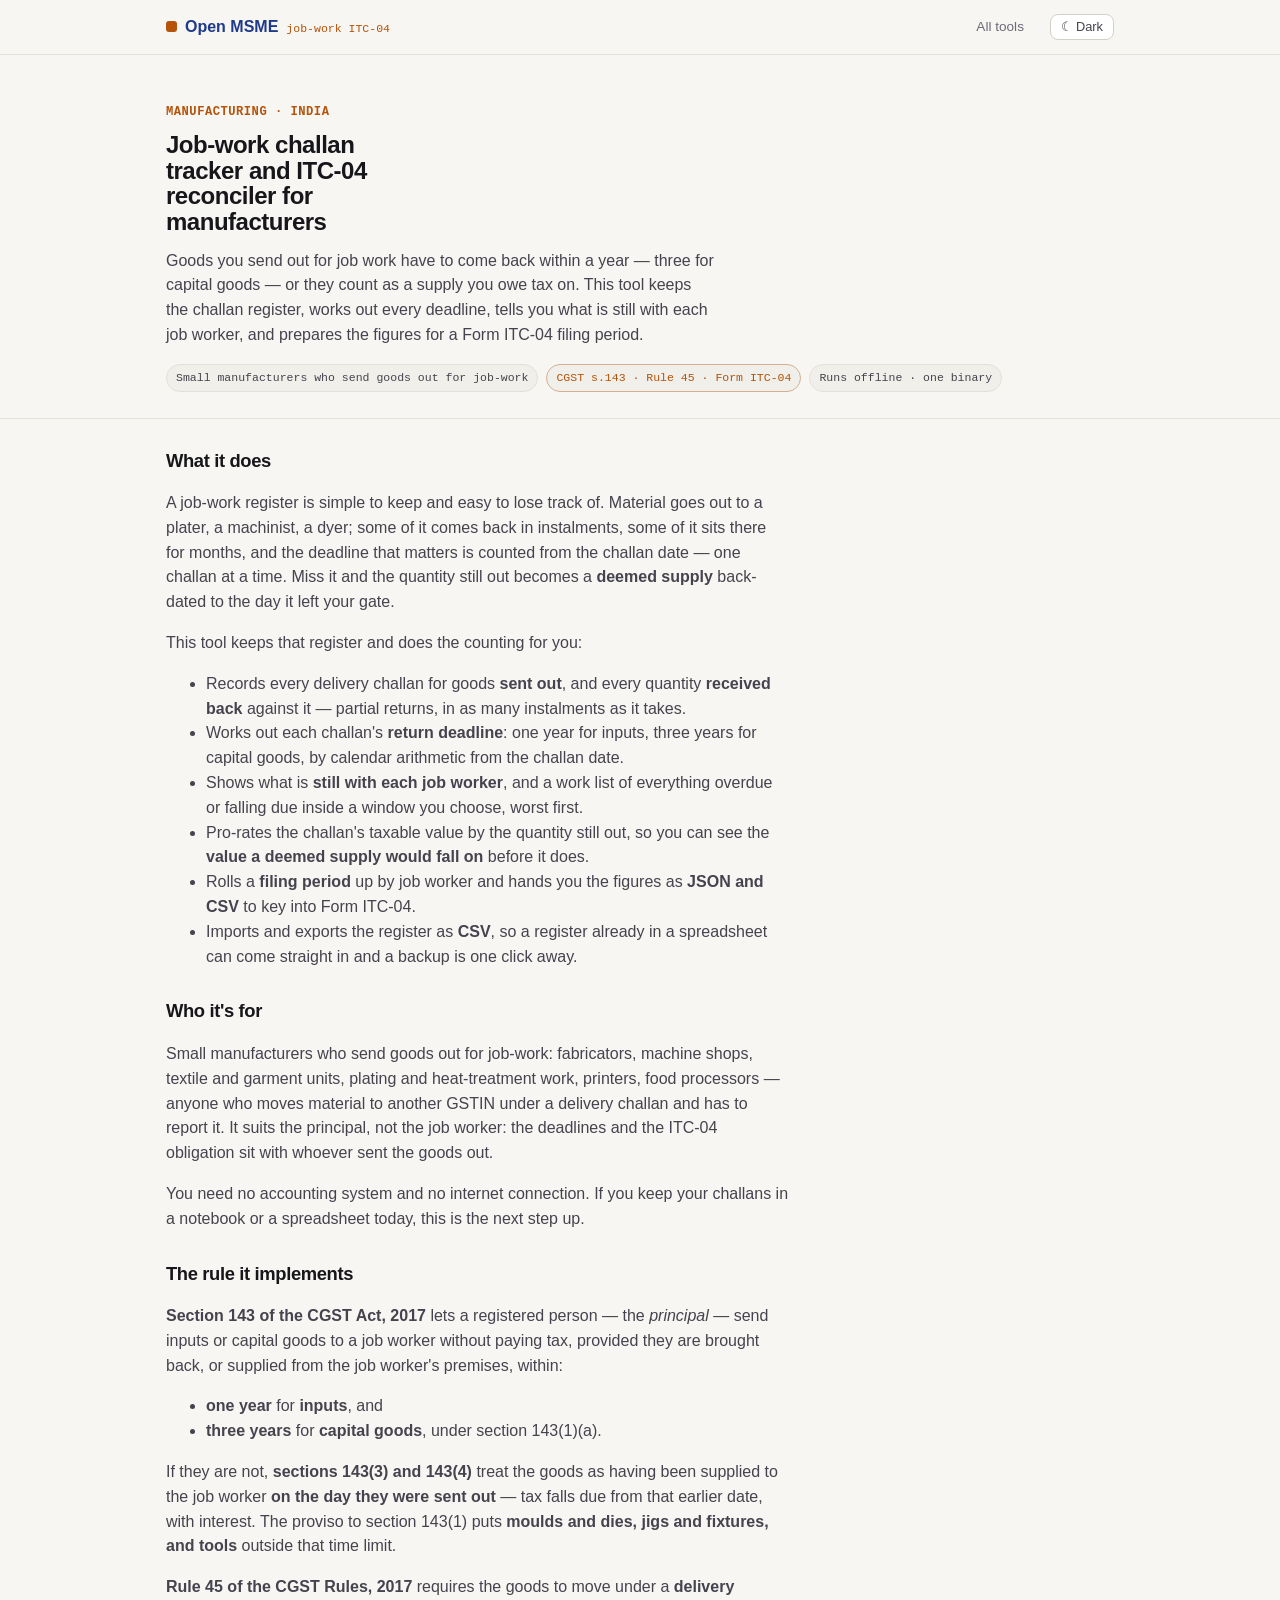
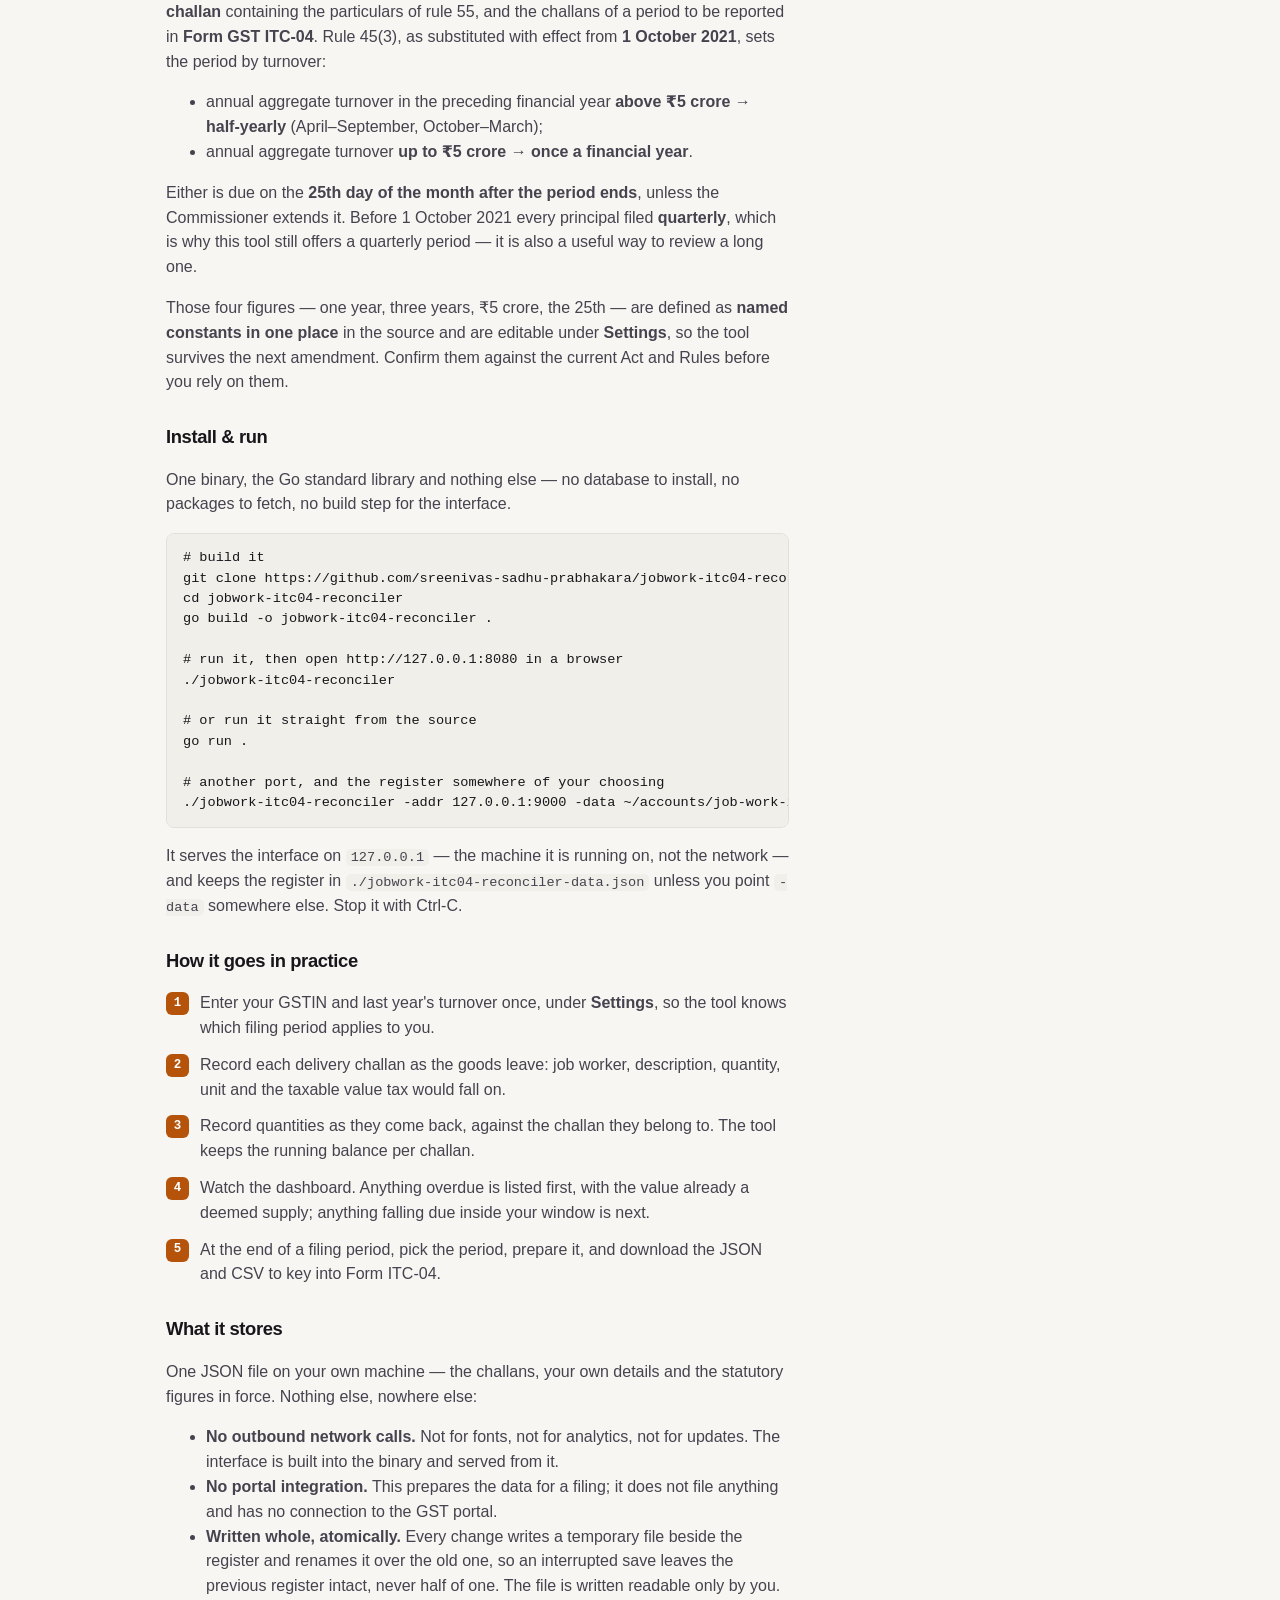
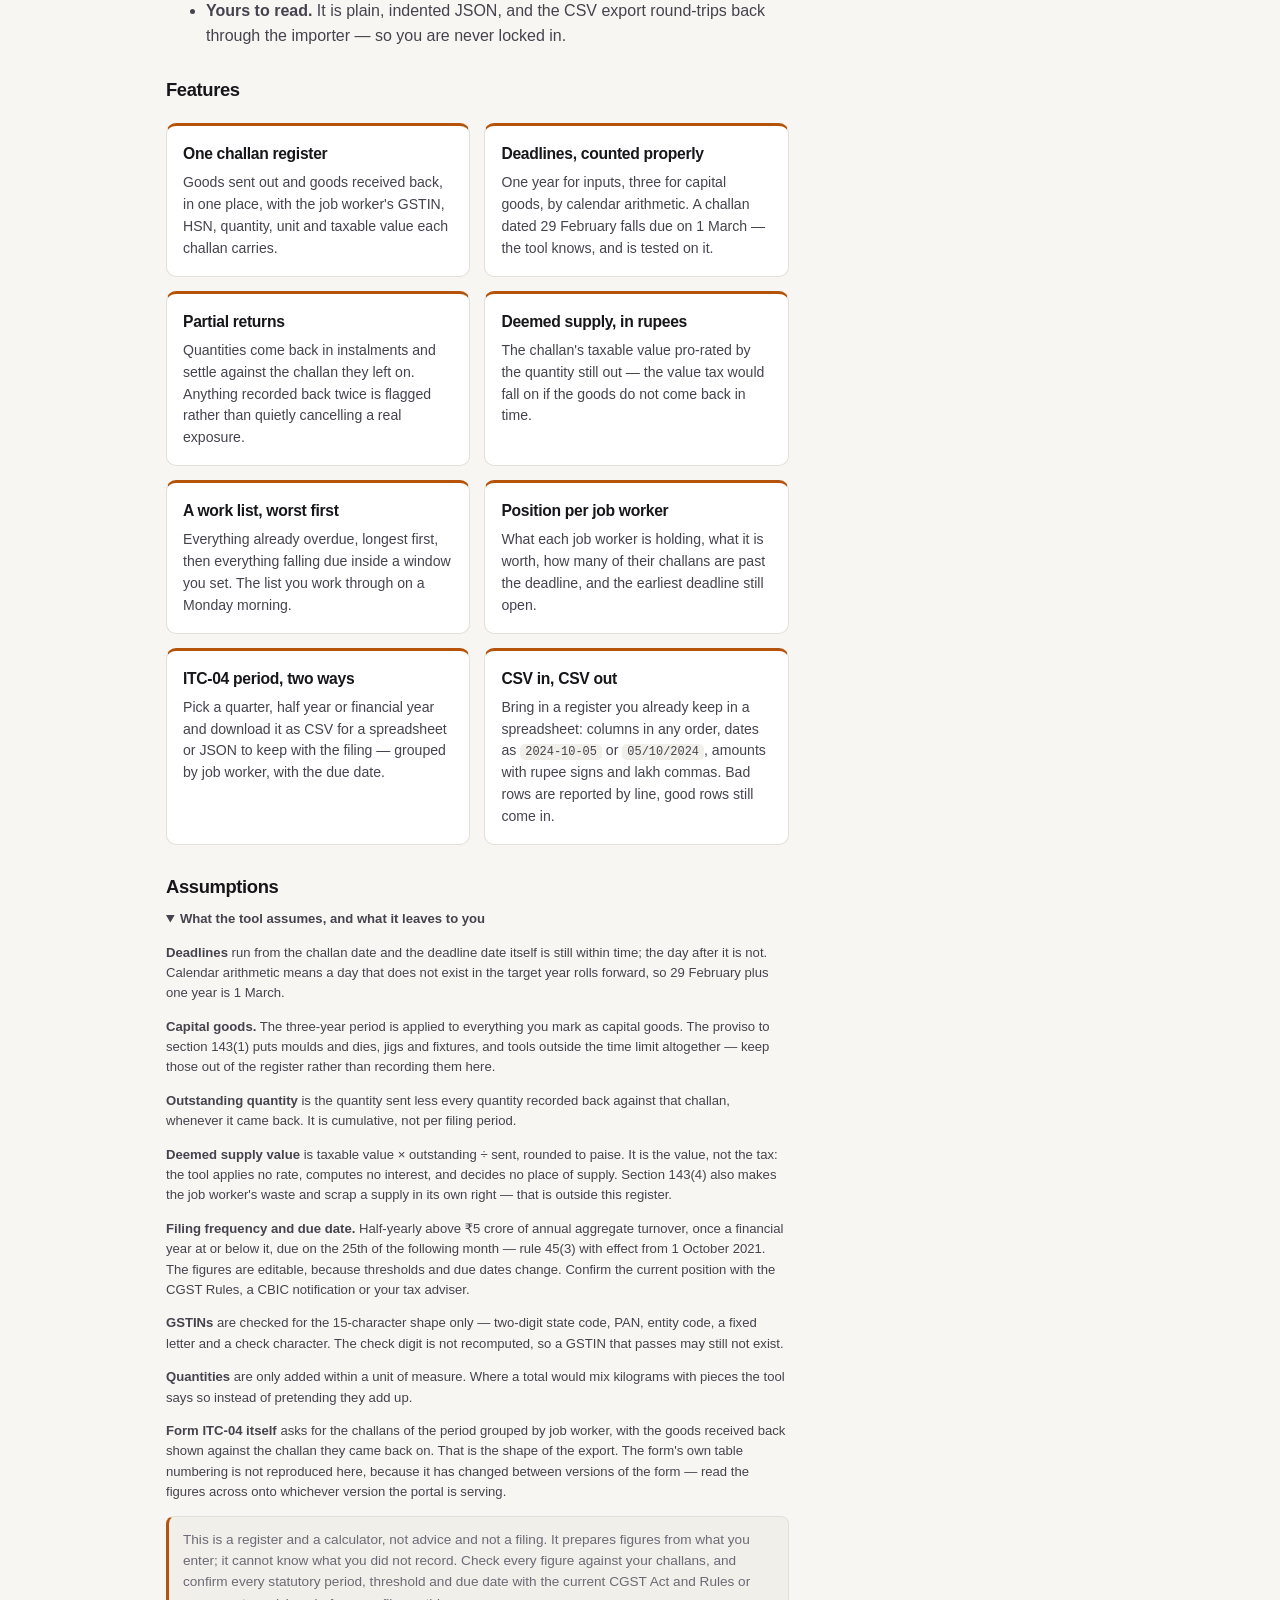
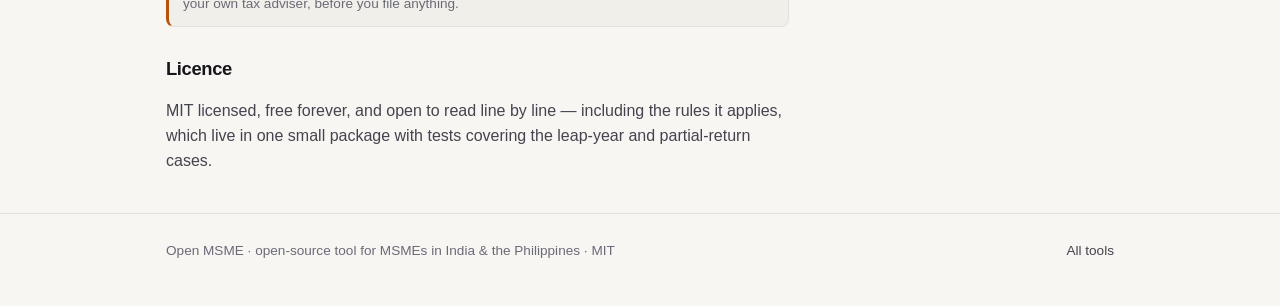
<file: docs/index.html>
<!doctype html>
<html lang="en">
<head>
  <meta charset="utf-8">
  <meta name="viewport" content="width=device-width, initial-scale=1">
  <meta http-equiv="Content-Security-Policy" content="default-src 'self'; base-uri 'self'; img-src 'self' data:; style-src 'self'; script-src 'self'; font-src 'self'; form-action 'self'">
  <title>Job-work challan tracker and ITC-04 reconciler · Open MSME</title>
  <meta name="description" content="A free single-binary tool for small manufacturers in India: track delivery challans for goods sent out for job work, see what is still with each job worker, catch quantities about to become a deemed supply, and prepare the Form ITC-04 figures for a filing period.">
  <meta name="color-scheme" content="light dark">
  <meta property="og:title" content="Job-work challan tracker and ITC-04 reconciler · Open MSME">
  <meta property="og:description" content="Track job-work challans, know what is still with each job worker, and prepare Form ITC-04 — one offline binary, your data stays on your machine.">
  <meta property="og:type" content="website">
  <link rel="icon" href="assets/favicon.svg" type="image/svg+xml">
  <link rel="stylesheet" href="assets/style.css">
  <link rel="stylesheet" href="assets/accent.css">
  <script src="assets/theme-init.js"></script>
</head>
<body>
  <header class="topbar">
    <div class="wrap">
      <a class="brand" href="https://sreenivas-sadhu-prabhakara.github.io/openmsme/">
        <span class="dot"></span><b>Open MSME</b><span class="tag">job-work ITC-04</span>
      </a>
      <span class="sp"></span>
      <a class="home" href="https://sreenivas-sadhu-prabhakara.github.io/openmsme/">All tools</a>
      <button class="themer" data-themer type="button">Theme</button>
    </div>
  </header>

  <main>
    <section class="hero">
      <div class="wrap">
        <div class="eyebrow">Manufacturing · India</div>
        <h1>Job-work challan tracker and ITC-04 reconciler for manufacturers</h1>
        <p class="lede">Goods you send out for job work have to come back within a year — three for capital goods — or they count as a supply you owe tax on. This tool keeps the challan register, works out every deadline, tells you what is still with each job worker, and prepares the figures for a Form ITC-04 filing period.</p>
        <div class="who">
          <span class="pill">Small manufacturers who send goods out for job-work</span>
          <span class="pill reg">CGST s.143 · Rule 45 · Form ITC-04</span>
          <span class="pill">Runs offline · one binary</span>
        </div>
      </div>
    </section>

    <div class="wrap">
      <section class="prose">
        <h2>What it does</h2>
        <p>A job-work register is simple to keep and easy to lose track of. Material goes out to a plater, a machinist, a dyer; some of it comes back in instalments, some of it sits there for months, and the deadline that matters is counted from the challan date — one challan at a time. Miss it and the quantity still out becomes a <strong>deemed supply</strong> back-dated to the day it left your gate.</p>
        <p>This tool keeps that register and does the counting for you:</p>
        <ul>
          <li>Records every delivery challan for goods <strong>sent out</strong>, and every quantity <strong>received back</strong> against it — partial returns, in as many instalments as it takes.</li>
          <li>Works out each challan's <strong>return deadline</strong>: one year for inputs, three years for capital goods, by calendar arithmetic from the challan date.</li>
          <li>Shows what is <strong>still with each job worker</strong>, and a work list of everything overdue or falling due inside a window you choose, worst first.</li>
          <li>Pro-rates the challan's taxable value by the quantity still out, so you can see the <strong>value a deemed supply would fall on</strong> before it does.</li>
          <li>Rolls a <strong>filing period</strong> up by job worker and hands you the figures as <strong>JSON and CSV</strong> to key into Form ITC-04.</li>
          <li>Imports and exports the register as <strong>CSV</strong>, so a register already in a spreadsheet can come straight in and a backup is one click away.</li>
        </ul>

        <h2>Who it's for</h2>
        <p>Small manufacturers who send goods out for job-work: fabricators, machine shops, textile and garment units, plating and heat-treatment work, printers, food processors — anyone who moves material to another GSTIN under a delivery challan and has to report it. It suits the principal, not the job worker: the deadlines and the ITC-04 obligation sit with whoever sent the goods out.</p>
        <p>You need no accounting system and no internet connection. If you keep your challans in a notebook or a spreadsheet today, this is the next step up.</p>

        <h2>The rule it implements</h2>
        <p><strong>Section 143 of the CGST Act, 2017</strong> lets a registered person — the <em>principal</em> — send inputs or capital goods to a job worker without paying tax, provided they are brought back, or supplied from the job worker's premises, within:</p>
        <ul>
          <li><strong>one year</strong> for <strong>inputs</strong>, and</li>
          <li><strong>three years</strong> for <strong>capital goods</strong>, under section 143(1)(a).</li>
        </ul>
        <p>If they are not, <strong>sections 143(3) and 143(4)</strong> treat the goods as having been supplied to the job worker <strong>on the day they were sent out</strong> — tax falls due from that earlier date, with interest. The proviso to section 143(1) puts <strong>moulds and dies, jigs and fixtures, and tools</strong> outside that time limit.</p>
        <p><strong>Rule 45 of the CGST Rules, 2017</strong> requires the goods to move under a <strong>delivery challan</strong> containing the particulars of rule 55, and the challans of a period to be reported in <strong>Form GST ITC-04</strong>. Rule 45(3), as substituted with effect from <strong>1 October 2021</strong>, sets the period by turnover:</p>
        <ul>
          <li>annual aggregate turnover in the preceding financial year <strong>above ₹5 crore</strong> → <strong>half-yearly</strong> (April–September, October–March);</li>
          <li>annual aggregate turnover <strong>up to ₹5 crore</strong> → <strong>once a financial year</strong>.</li>
        </ul>
        <p>Either is due on the <strong>25th day of the month after the period ends</strong>, unless the Commissioner extends it. Before 1 October 2021 every principal filed <strong>quarterly</strong>, which is why this tool still offers a quarterly period — it is also a useful way to review a long one.</p>
        <p>Those four figures — one year, three years, ₹5 crore, the 25th — are defined as <strong>named constants in one place</strong> in the source and are editable under <strong>Settings</strong>, so the tool survives the next amendment. Confirm them against the current Act and Rules before you rely on them.</p>

        <h2>Install &amp; run</h2>
        <p>One binary, the Go standard library and nothing else — no database to install, no packages to fetch, no build step for the interface.</p>
<pre># build it
git clone https://github.com/sreenivas-sadhu-prabhakara/jobwork-itc04-reconciler.git
cd jobwork-itc04-reconciler
go build -o jobwork-itc04-reconciler .

# run it, then open http://127.0.0.1:8080 in a browser
./jobwork-itc04-reconciler

# or run it straight from the source
go run .

# another port, and the register somewhere of your choosing
./jobwork-itc04-reconciler -addr 127.0.0.1:9000 -data ~/accounts/job-work-2024-25.json</pre>
        <p>It serves the interface on <code>127.0.0.1</code> — the machine it is running on, not the network — and keeps the register in <code>./jobwork-itc04-reconciler-data.json</code> unless you point <code>-data</code> somewhere else. Stop it with Ctrl-C.</p>

        <h2>How it goes in practice</h2>
        <ol class="steps">
          <li>Enter your GSTIN and last year's turnover once, under <strong>Settings</strong>, so the tool knows which filing period applies to you.</li>
          <li>Record each delivery challan as the goods leave: job worker, description, quantity, unit and the taxable value tax would fall on.</li>
          <li>Record quantities as they come back, against the challan they belong to. The tool keeps the running balance per challan.</li>
          <li>Watch the dashboard. Anything overdue is listed first, with the value already a deemed supply; anything falling due inside your window is next.</li>
          <li>At the end of a filing period, pick the period, prepare it, and download the JSON and CSV to key into Form ITC-04.</li>
        </ol>

        <h2>What it stores</h2>
        <p>One JSON file on your own machine — the challans, your own details and the statutory figures in force. Nothing else, nowhere else:</p>
        <ul>
          <li><strong>No outbound network calls.</strong> Not for fonts, not for analytics, not for updates. The interface is built into the binary and served from it.</li>
          <li><strong>No portal integration.</strong> This prepares the data for a filing; it does not file anything and has no connection to the GST portal.</li>
          <li><strong>Written whole, atomically.</strong> Every change writes a temporary file beside the register and renames it over the old one, so an interrupted save leaves the previous register intact, never half of one. The file is written readable only by you.</li>
          <li><strong>Yours to read.</strong> It is plain, indented JSON, and the CSV export round-trips back through the importer — so you are never locked in.</li>
        </ul>

        <h2>Features</h2>
        <div class="featgrid">
          <div class="feat">
            <h3>One challan register</h3>
            <p>Goods sent out and goods received back, in one place, with the job worker's GSTIN, HSN, quantity, unit and taxable value each challan carries.</p>
          </div>
          <div class="feat">
            <h3>Deadlines, counted properly</h3>
            <p>One year for inputs, three for capital goods, by calendar arithmetic. A challan dated 29 February falls due on 1 March — the tool knows, and is tested on it.</p>
          </div>
          <div class="feat">
            <h3>Partial returns</h3>
            <p>Quantities come back in instalments and settle against the challan they left on. Anything recorded back twice is flagged rather than quietly cancelling a real exposure.</p>
          </div>
          <div class="feat">
            <h3>Deemed supply, in rupees</h3>
            <p>The challan's taxable value pro-rated by the quantity still out — the value tax would fall on if the goods do not come back in time.</p>
          </div>
          <div class="feat">
            <h3>A work list, worst first</h3>
            <p>Everything already overdue, longest first, then everything falling due inside a window you set. The list you work through on a Monday morning.</p>
          </div>
          <div class="feat">
            <h3>Position per job worker</h3>
            <p>What each job worker is holding, what it is worth, how many of their challans are past the deadline, and the earliest deadline still open.</p>
          </div>
          <div class="feat">
            <h3>ITC-04 period, two ways</h3>
            <p>Pick a quarter, half year or financial year and download it as CSV for a spreadsheet or JSON to keep with the filing — grouped by job worker, with the due date.</p>
          </div>
          <div class="feat">
            <h3>CSV in, CSV out</h3>
            <p>Bring in a register you already keep in a spreadsheet: columns in any order, dates as <code>2024-10-05</code> or <code>05/10/2024</code>, amounts with rupee signs and lakh commas. Bad rows are reported by line, good rows still come in.</p>
          </div>
        </div>

        <h2>Assumptions</h2>
        <details class="assumptions" open>
          <summary>What the tool assumes, and what it leaves to you</summary>
          <p><strong>Deadlines</strong> run from the challan date and the deadline date itself is still within time; the day after it is not. Calendar arithmetic means a day that does not exist in the target year rolls forward, so 29 February plus one year is 1 March.</p>
          <p><strong>Capital goods.</strong> The three-year period is applied to everything you mark as capital goods. The proviso to section 143(1) puts moulds and dies, jigs and fixtures, and tools outside the time limit altogether — keep those out of the register rather than recording them here.</p>
          <p><strong>Outstanding quantity</strong> is the quantity sent less every quantity recorded back against that challan, whenever it came back. It is cumulative, not per filing period.</p>
          <p><strong>Deemed supply value</strong> is taxable value × outstanding ÷ sent, rounded to paise. It is the value, not the tax: the tool applies no rate, computes no interest, and decides no place of supply. Section 143(4) also makes the job worker's waste and scrap a supply in its own right — that is outside this register.</p>
          <p><strong>Filing frequency and due date.</strong> Half-yearly above ₹5 crore of annual aggregate turnover, once a financial year at or below it, due on the 25th of the following month — rule 45(3) with effect from 1 October 2021. The figures are editable, because thresholds and due dates change. Confirm the current position with the CGST Rules, a CBIC notification or your tax adviser.</p>
          <p><strong>GSTINs</strong> are checked for the 15-character shape only — two-digit state code, PAN, entity code, a fixed letter and a check character. The check digit is not recomputed, so a GSTIN that passes may still not exist.</p>
          <p><strong>Quantities</strong> are only added within a unit of measure. Where a total would mix kilograms with pieces the tool says so instead of pretending they add up.</p>
          <p><strong>Form ITC-04 itself</strong> asks for the challans of the period grouped by job worker, with the goods received back shown against the challan they came back on. That is the shape of the export. The form's own table numbering is not reproduced here, because it has changed between versions of the form — read the figures across onto whichever version the portal is serving.</p>
        </details>

        <div class="note">This is a register and a calculator, not advice and not a filing. It prepares figures from what you enter; it cannot know what you did not record. Check every figure against your challans, and confirm every statutory period, threshold and due date with the current CGST Act and Rules or your own tax adviser, before you file anything.</div>

        <h2>Licence</h2>
        <p>MIT licensed, free forever, and open to read line by line — including the rules it applies, which live in one small package with tests covering the leap-year and partial-return cases.</p>
      </section>
    </div>
  </main>

  <footer class="foot">
    <div class="wrap">
      <span>Open MSME · open-source tool for MSMEs in India &amp; the Philippines · MIT</span>
      <span><a href="https://sreenivas-sadhu-prabhakara.github.io/openmsme/">All tools</a></span>
    </div>
  </footer>

  <script src="assets/ui.js"></script>
</body>
</html>
</file>
<file: docs/assets/style.css>
/* Open MSME tool kit — shared design system for single-tool apps. No deps. Light + dark. */

:root {
  color-scheme: light dark;
  --bg:#f7f6f3; --surface:#fff; --surface-2:#f0efea; --ink:#17161a; --ink-2:#45434d; --ink-3:#6c6a76;
  --line:#e2e0d8; --line-2:#d3d1c7; --accent:#1f3a8a; --accent-ink:#fff; --ok:#15803d; --warn:#b45309; --bad:#b91c1c;
  --mono: ui-monospace,"SF Mono","SFMono-Regular",Menlo,Consolas,monospace;
  --sans: -apple-system,BlinkMacSystemFont,"Segoe UI",Roboto,Helvetica,Arial,system-ui,sans-serif;
  --maxw:980px; --radius:10px; --shadow:0 1px 2px rgba(20,18,26,.05),0 6px 20px rgba(20,18,26,.05);
  --tool:#1f3a8a; /* per-tool accent, override in page */
}
@media (prefers-color-scheme: dark){ :root:not([data-theme="light"]){
  --bg:#121116; --surface:#1a191f; --surface-2:#222027; --ink:#f3f1ef; --ink-2:#c3c0cb; --ink-3:#918e9c;
  --line:#2c2a33; --line-2:#39363f; --accent:#93b0ff; --accent-ink:#10131f; --ok:#57c98a; --warn:#f0a35a; --bad:#f28b82;
  --shadow:0 1px 2px rgba(0,0,0,.3),0 8px 28px rgba(0,0,0,.35);
}}
:root[data-theme="dark"]{
  --bg:#121116; --surface:#1a191f; --surface-2:#222027; --ink:#f3f1ef; --ink-2:#c3c0cb; --ink-3:#918e9c;
  --line:#2c2a33; --line-2:#39363f; --accent:#93b0ff; --accent-ink:#10131f; --ok:#57c98a; --warn:#f0a35a; --bad:#f28b82;
  --shadow:0 1px 2px rgba(0,0,0,.3),0 8px 28px rgba(0,0,0,.35);
}

* { box-sizing:border-box; }
html { -webkit-text-size-adjust:100%; }
body { margin:0; background:var(--bg); color:var(--ink); font-family:var(--sans); font-size:16px; line-height:1.55; -webkit-font-smoothing:antialiased; }
.wrap { max-width:var(--maxw); margin:0 auto; padding:0 16px; }
a { color:var(--accent); text-decoration:none; }
a:hover { text-decoration:underline; text-underline-offset:3px; }
h1,h2,h3 { letter-spacing:-.02em; }

/* top bar */
.topbar { position:sticky; top:0; z-index:20; background:color-mix(in srgb,var(--bg) 86%,transparent); backdrop-filter:saturate(140%) blur(8px); border-bottom:1px solid var(--line); }
.topbar .wrap { display:flex; align-items:center; gap:14px; height:54px; }
.brand { display:flex; align-items:baseline; gap:8px; font-weight:700; }
.brand .dot { width:11px; height:11px; border-radius:3px; background:var(--tool); display:inline-block; }
.brand .tag { font-family:var(--mono); font-size:.72rem; color:var(--ink-3); font-weight:500; }
.topbar .sp { margin-left:auto; }
.topbar a.home { font-size:.85rem; color:var(--ink-3); }
.topbar a.home:hover { color:var(--ink); }
.themer { font:inherit; font-size:.8rem; cursor:pointer; border:1px solid var(--line-2); background:var(--surface); color:var(--ink-2); border-radius:8px; padding:6px 10px; line-height:1; margin-left:12px; }
.themer:hover { color:var(--ink); border-color:var(--ink-3); }

/* hero / explainer */
.hero { padding:48px 0 26px; border-bottom:1px solid var(--line); }
.hero .eyebrow { font-family:var(--mono); font-size:.76rem; font-weight:600; letter-spacing:.04em; color:var(--tool); text-transform:uppercase; }
.hero h1 { margin:10px 0 14px; font-size:clamp(1.8rem,1.2rem+2.6vw,2.7rem); line-height:1.07; font-weight:800; max-width:20ch; }
.hero .lede { margin:0; font-size:clamp(1rem,.95rem+.4vw,1.15rem); color:var(--ink-2); max-width:62ch; }
.hero .who { margin-top:16px; display:flex; gap:8px; flex-wrap:wrap; }
.pill { font-family:var(--mono); font-size:.72rem; padding:4px 9px; border-radius:999px; background:var(--surface-2); color:var(--ink-2); border:1px solid var(--line); }
.pill.reg { color:var(--tool); border-color:color-mix(in srgb,var(--tool) 35%,var(--line)); }

/* layout */
.cols { display:grid; grid-template-columns:1fr; gap:22px; padding:28px 0; }
@media (min-width:860px){ .cols.calc { grid-template-columns:1.1fr .9fr; align-items:start; } }

section.card { background:var(--surface); border:1px solid var(--line); border-radius:var(--radius); padding:20px; }
section.card h2 { margin:0 0 14px; font-size:1.1rem; }
.sticky { position:sticky; top:70px; }

/* form */
.field { margin:0 0 14px; }
.field > label { display:block; font-size:.85rem; font-weight:600; color:var(--ink-2); margin-bottom:5px; }
.field .hint { font-weight:400; color:var(--ink-3); font-size:.78rem; }
.inp { position:relative; display:flex; align-items:center; }
.inp .pre, .inp .suf { position:absolute; font-family:var(--mono); font-size:.82rem; color:var(--ink-3); pointer-events:none; }
.inp .pre { left:12px; } .inp .suf { right:12px; }
input[type=number], input[type=text], select {
  width:100%; font:inherit; font-size:.95rem; padding:11px 13px; border-radius:9px;
  border:1px solid var(--line-2); background:var(--surface); color:var(--ink); appearance:none;
}
.inp.has-pre input { padding-left:28px; } .inp.has-suf input { padding-right:40px; }
input:focus, select:focus { outline:2px solid var(--tool); outline-offset:1px; border-color:var(--tool); }
.row2 { display:grid; grid-template-columns:1fr 1fr; gap:12px; }
.seg { display:flex; gap:6px; flex-wrap:wrap; }
.seg button { font:inherit; font-size:.82rem; cursor:pointer; padding:8px 12px; border-radius:8px; border:1px solid var(--line-2); background:var(--surface); color:var(--ink-2); }
.seg button[aria-pressed=true] { background:var(--tool); color:#fff; border-color:var(--tool); }

/* results */
.result-primary { background:color-mix(in srgb,var(--tool) 8%,var(--surface)); border:1px solid color-mix(in srgb,var(--tool) 30%,var(--line)); border-radius:var(--radius); padding:18px 20px; margin-bottom:16px; }
.result-primary .k { font-size:.8rem; color:var(--ink-3); }
.result-primary .v { font-size:2rem; font-weight:800; letter-spacing:-.02em; font-variant-numeric:tabular-nums; color:var(--tool); }
.result-primary .sub { font-size:.85rem; color:var(--ink-2); margin-top:3px; }
.breakdown { width:100%; border-collapse:collapse; font-size:.9rem; }
.breakdown th, .breakdown td { text-align:left; padding:8px 4px; border-bottom:1px solid var(--line); }
.breakdown td.num, .breakdown th.num { text-align:right; font-family:var(--mono); font-variant-numeric:tabular-nums; }
.breakdown tr.total td { font-weight:700; border-top:2px solid var(--line-2); border-bottom:none; }
.breakdown tr.sub td { color:var(--ink-2); }
.breakdown .neg { color:var(--bad); }

.btnrow { display:flex; gap:10px; flex-wrap:wrap; margin-top:16px; }
.btn { font:inherit; font-size:.9rem; font-weight:600; cursor:pointer; padding:10px 16px; border-radius:9px; border:1px solid transparent; }
.btn.primary { background:var(--tool); color:#fff; }
.btn.ghost { background:var(--surface); border-color:var(--line-2); color:var(--ink); }
.btn:hover { filter:brightness(1.05); }

/* prose / notes */
.prose { max-width:70ch; }
.prose h2 { font-size:1.15rem; margin:28px 0 8px; }
.prose p, .prose li { color:var(--ink-2); }
.prose code { font-family:var(--mono); font-size:.85em; background:var(--surface-2); padding:1px 5px; border-radius:5px; }
.note { font-size:.85rem; color:var(--ink-3); background:var(--surface-2); border:1px solid var(--line); border-left:3px solid var(--warn); border-radius:8px; padding:12px 14px; margin:14px 0; }
.assumptions { font-size:.82rem; color:var(--ink-3); }
.assumptions summary { cursor:pointer; color:var(--ink-2); font-weight:600; }

/* footer */
.foot { border-top:1px solid var(--line); margin-top:40px; padding:26px 0 44px; color:var(--ink-3); font-size:.85rem; }
.foot .wrap { display:flex; gap:14px; flex-wrap:wrap; justify-content:space-between; }
.foot a { color:var(--ink-2); }

@media (prefers-reduced-motion: reduce){ * { transition:none !important; } }
@media print { .topbar,.themer,.btnrow,.foot,.hero .who { display:none; } body { background:#fff; } section.card { border:none; padding:0; } }

/* ---- docs/explainer pages (for binary tools that aren't web apps) ---- */
pre { background:var(--surface-2); border:1px solid var(--line); border-radius:8px; padding:14px 16px; overflow-x:auto; font-family:var(--mono); font-size:.85rem; line-height:1.5; color:var(--ink); }
pre code { background:none; padding:0; font-size:inherit; }
.featgrid { display:grid; grid-template-columns:repeat(auto-fill,minmax(240px,1fr)); gap:14px; margin:18px 0; }
.feat { background:var(--surface); border:1px solid var(--line); border-radius:var(--radius); padding:16px; border-top:3px solid var(--tool); }
.feat h3 { margin:0 0 6px; font-size:.98rem; }
.feat p { margin:0; font-size:.88rem; color:var(--ink-2); }
.steps { counter-reset:s; list-style:none; padding:0; }
.steps li { counter-increment:s; position:relative; padding-left:34px; margin:12px 0; color:var(--ink-2); }
.steps li::before { content:counter(s); position:absolute; left:0; top:1px; width:23px; height:23px; border-radius:6px; background:var(--tool); color:#fff; font-size:.78rem; font-weight:700; display:flex; align-items:center; justify-content:center; font-family:var(--mono); }

/* Grid/flex children default to min-width:auto, so a long unbroken string (a clone
   URL in a <pre>) sizes the track to its min-content and forces page-wide horizontal
   scroll. Let children shrink and keep the scrolling inside the pre where it belongs. */
.cols > *, .featgrid > *, .ideas > * { min-width: 0; }
pre { max-width: 100%; }

/* Small coloured text needs a lighter accent in dark mode: the sector hues are
   mid-tone and fall below AA contrast on a dark surface. Backgrounds/borders keep
   the true accent; only small text uses the lightened derivative. */
:root { --tool-text: var(--tool); }
@media (prefers-color-scheme: dark){ :root:not([data-theme="light"]){ --tool-text: color-mix(in srgb, var(--tool) 50%, white); } }
:root[data-theme="dark"]{ --tool-text: color-mix(in srgb, var(--tool) 50%, white); }
.hero .eyebrow { color: var(--tool-text); }
.pill.reg { color: var(--tool-text); }
.result-primary .v { color: var(--tool-text); }
.wave-card .repo, .brand .tag { color: var(--tool-text); }
</file>
<file: docs/assets/accent.css>
:root{--tool:#b45309}
</file>
